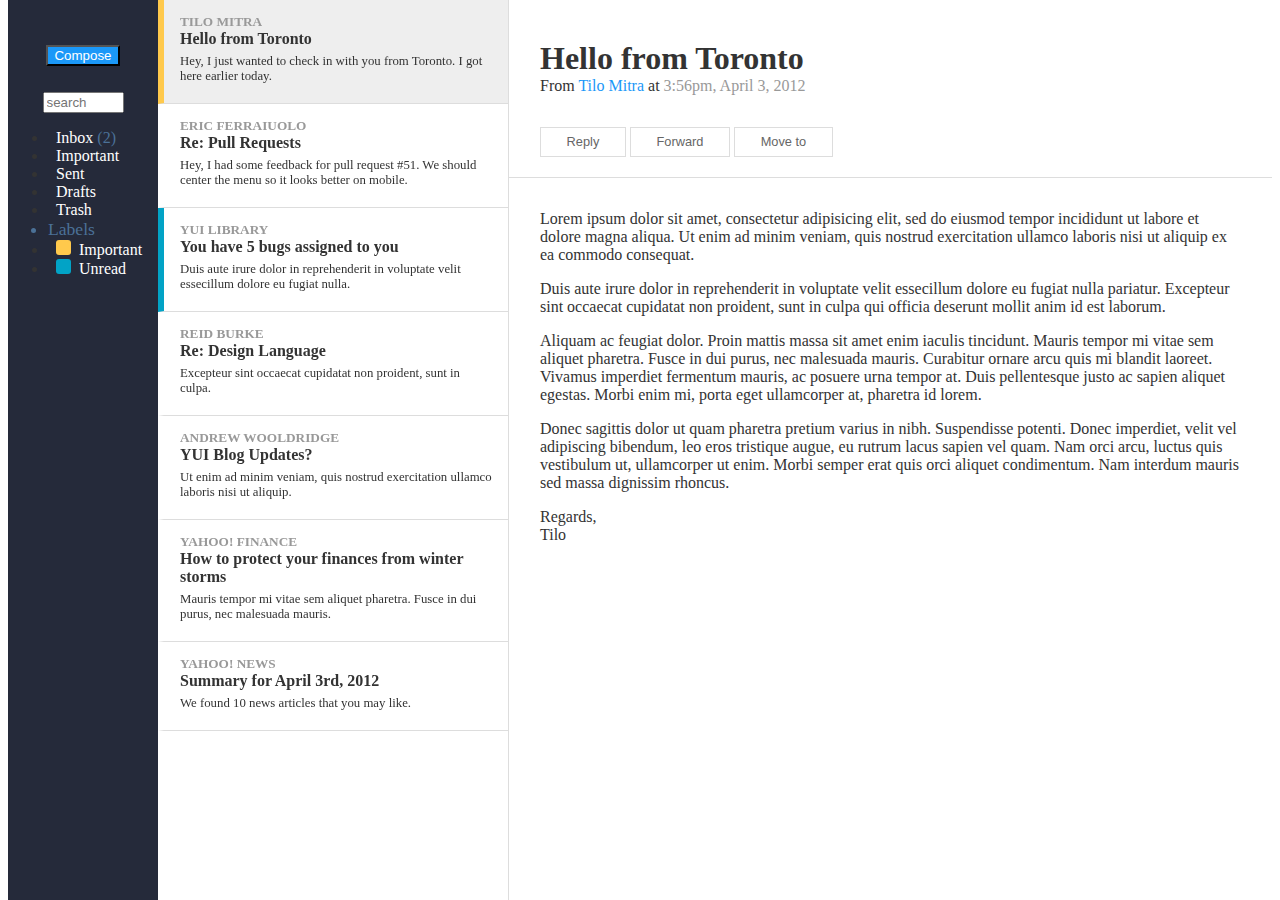
<file: app/email.html>
<!doctype html>
<html lang="en">
<head>
    <meta charset="utf-8">
    <meta name="viewport" content="width=device-width, initial-scale=1.0">
    <title>Alien Webmail</title>
    <link rel="stylesheet" href="http://yui.yahooapis.com/pure/0.2.0/pure-min.css">
    <link rel="stylesheet" href="email.css">
    <script src="http://ajax.googleapis.com/ajax/libs/jquery/1.10.1/jquery.min.js"</script>
    <script src="webmail.js"></script>
</head>
<body>

<div class="pure-g-r content" id="layout">
    <div class="pure-u" id="nav">
        <a href="#nav" class="nav-menu-button">Menu</a>

        <div class="nav-inner">
            <button class="pure-button primary-button" id="email-compose-button">Compose</button>

            <div class="pure-g" id="email-search">
                <form class="pure-form">
                    <input type="search" placeholder="search" size=7>
                </form>
            </div>

            <div class="pure-menu pure-menu-open">
                <ul>
                    <li><a href="#">Inbox <span class="email-count">(2)</span></a></li>
                    <li><a href="#">Important</a></li>
                    <li><a href="#">Sent</a></li>
                    <li><a href="#">Drafts</a></li>
                    <li><a href="#">Trash</a></li>
                    <li class="pure-menu-heading">Labels</li>
                    <li><a href="#"><span class="email-label-important"></span>Important</a></li>
                    <li><a href="#"><span class="email-label-unread"></span>Unread</a></li>
                </ul>
            </div>
        </div>
    </div>

    <div class="pure-u" id="list">
        <div class="content" id="email-browse">
            <div class="email-item email-item-selected email-item-important pure-g">
                <div class="pure-u-3-4">
                    <h5 class="email-name">Tilo Mitra</h5>
                    <h4 class="email-subject">Hello from Toronto</h4>
                    <p class="email-desc">
                        Hey, I just wanted to check in with you from Toronto. I got here earlier today.
                    </p>
                </div>
            </div>

            <div class="email-item pure-g">
                <div class="pure-u-3-4">
                    <h5 class="email-name">Eric Ferraiuolo</h5>
                    <h4 class="email-subject">Re: Pull Requests</h4>
                    <p class="email-desc">
                        Hey, I had some feedback for pull request #51. We should center the menu so it looks better on mobile.
                    </p>
                </div>
            </div>

            <div class="email-item email-item-unread pure-g">
                <div class="pure-u-3-4">
                    <h5 class="email-name">YUI Library</h5>
                    <h4 class="email-subject">You have 5 bugs assigned to you</h4>
                    <p class="email-desc">
                        Duis aute irure dolor in reprehenderit in voluptate velit essecillum dolore eu fugiat nulla.
                    </p>
                </div>
            </div>

            <div class="email-item pure-g">
                <div class="pure-u-3-4">
                    <h5 class="email-name">Reid Burke</h5>
                    <h4 class="email-subject">Re: Design Language</h4>
                    <p class="email-desc">
                        Excepteur sint occaecat cupidatat non proident, sunt in culpa.
                    </p>
                </div>
            </div>

            <div class="email-item pure-g">
                <div class="pure-u-3-4">
                    <h5 class="email-name">Andrew Wooldridge</h5>
                    <h4 class="email-subject">YUI Blog Updates?</h4>
                    <p class="email-desc">
                        Ut enim ad minim veniam, quis nostrud exercitation ullamco laboris nisi ut aliquip.
                    </p>
                </div>
            </div>

            <div class="email-item pure-g">
                <div class="pure-u-3-4">
                    <h5 class="email-name">Yahoo! Finance</h5>
                    <h4 class="email-subject">How to protect your finances from winter storms</h4>
                    <p class="email-desc">
                        Mauris tempor mi vitae sem aliquet pharetra. Fusce in dui purus, nec malesuada mauris.
                    </p>
                </div>
            </div>

            <div class="email-item pure-g">
                <div class="pure-u-3-4">
                    <h5 class="email-name">Yahoo! News</h5>
                    <h4 class="email-subject">Summary for April 3rd, 2012</h4>
                    <p class="email-desc">
                        We found 10 news articles that you may like.
                    </p>
                </div>
            </div>
        </div>
    </div>

    <div class="pure-u" id="main">
            <div class="email-content pure-g">
                <div class="email-content-header pure-g">
                    <div class="pure-u-1-2">
                        <h1 class="email-content-title">Hello from Toronto</h1>
                        <p class="email-content-subtitle">
                            From <a>Tilo Mitra</a> at <span>3:56pm, April 3, 2012</span>
                        </p>
                    </div>

                    <div class="pure-u-1-2 email-content-controls">
                        <button class="pure-button secondary-button">Reply</button>
                        <button class="pure-button secondary-button">Forward</button>
                        <button class="pure-button secondary-button">Move to</button>
                    </div>
                </div>

                <div class="email-content-body pure-u-1" id="message-body">
                    <p>
                        Lorem ipsum dolor sit amet, consectetur adipisicing elit, sed do eiusmod tempor incididunt ut labore et dolore magna aliqua. Ut enim ad minim veniam, quis nostrud exercitation ullamco laboris nisi ut aliquip ex ea commodo consequat.
                    </p>
                    <p>
                        Duis aute irure dolor in reprehenderit in voluptate velit essecillum dolore eu fugiat nulla pariatur. Excepteur sint occaecat cupidatat non proident, sunt in culpa qui officia deserunt mollit anim id est laborum.
                    </p>
                    <p>
                        Aliquam ac feugiat dolor. Proin mattis massa sit amet enim iaculis tincidunt. Mauris tempor mi vitae sem aliquet pharetra. Fusce in dui purus, nec malesuada mauris. Curabitur ornare arcu quis mi blandit laoreet. Vivamus imperdiet fermentum mauris, ac posuere urna tempor at. Duis pellentesque justo ac sapien aliquet egestas. Morbi enim mi, porta eget ullamcorper at, pharetra id lorem.
                    </p>
                    <p>
                        Donec sagittis dolor ut quam pharetra pretium varius in nibh. Suspendisse potenti. Donec imperdiet, velit vel adipiscing bibendum, leo eros tristique augue, eu rutrum lacus sapien vel quam. Nam orci arcu, luctus quis vestibulum ut, ullamcorper ut enim. Morbi semper erat quis orci aliquet condimentum. Nam interdum mauris sed massa dignissim rhoncus.
                    </p>
                    <p>
                        Regards,<br>
                        Tilo
                    </p>
                </div>
            </div>
        </div>
    </div>
</div>

<script>
$(".email-item").click(function (event) {
    $(".email-item-selected").removeClass('email-item-selected');
    $(this).addClass('email-item-selected');
    $("#message-body").html("Lorem ipsum dolor sit amet, consectetur adipisicing elit, sed do eiusmod tempor incididunt ut labore et dolore magna aliqua. Ut enim ad minim veniam, quis nostrud exercitation ullamco laboris nisi ut aliquip ex ea commodo consequat.");
});

$("#email-compose-button").click(function (event) {
    alert("Compose hit");
});
</script>
</body>
</html>
</file>
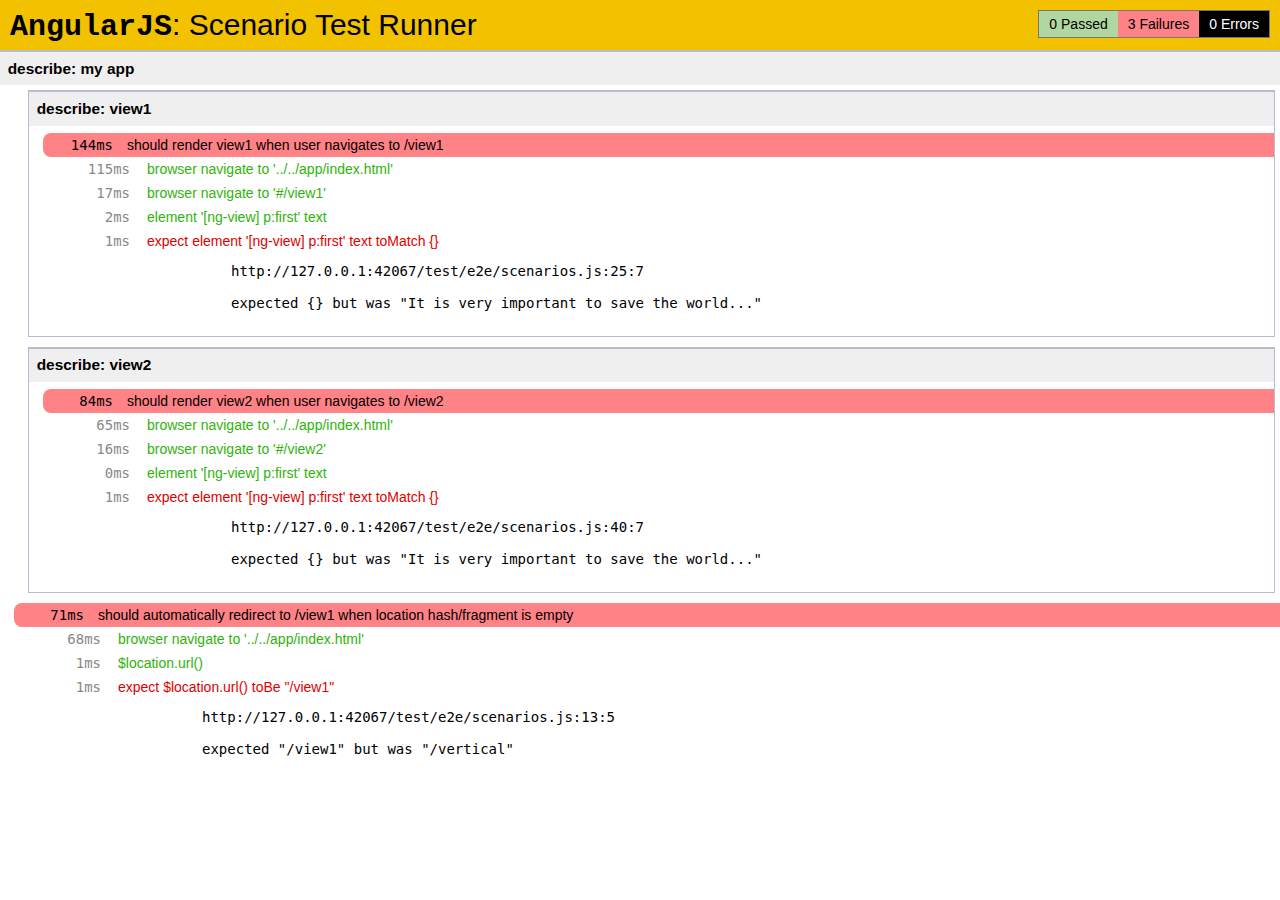
<file: test/e2e/runner.html>
<!doctype html>
<html lang="en">
  <head>
    <title>End2end Test Runner</title>
    <meta charset="utf-8">
    <script src="../lib/angular/angular-scenario.js" ng-autotest></script>
    <script src="scenarios.js"></script>
  </head>
  <body>
  </body>
</html>
</file>
<file: app/email.css>
body {
    color: #333;
}
a {
    text-decoration: none;
    color: #1b98f8;
}

/* LAYOUT CSS */
#layout {
    padding-left:500px; /* "left col (nav + list)" width */
    position: relative;
}

#nav, #list {
    top: 0;
    position: fixed;
    bottom: 0;
    overflow: auto;
}
#nav {
    margin-left:-500px; /* "left col (nav + list)" width */
    width:150px;
    background: rgb(37, 42, 58);
    text-align: center;
    padding: 2em 0;
}

#list {
    margin-left: -350px;
    width:350px;
    border-right: 1px solid #ddd;
}

#main {
    width: 100%;
}

#email-search {
    margin: 0.8em 0;
}

/* HELPER CLASSES */
.primary-button,
.secondary-button {
    -webkit-box-shadow: none;
    -moz-box-shadow: none;
    box-shadow: none;
}
.primary-button {
    color: #fff;
    background: #1b98f8;
    margin: 1em 0;
}
.secondary-button {
    background: #fff;
    border: 1px solid #ddd;
    color: #666;
    padding: 0.5em 2em;
    font-size: 80%;
}



/* Vertical Navigation Styles */
#nav .pure-menu {
    background: transparent;
    border: none;
    text-align: left;
}
    #nav .pure-menu a:hover,
    #nav .pure-menu a:focus {
        background: rgb(55, 60, 90);
    }
    #nav .pure-menu a {
        color: #fff;
        margin-left: 0.5em;
    }
    #nav .pure-menu-heading {
        border-bottom: none;
        font-size:110%;
        color: rgb(75, 113, 151);
    }

    #nav .nav-menu-button {
        display: none;
    }

    .email-count {
        color: rgb(75, 113, 151);
    }

    .email-label-important,
    .email-label-unread {
        width: 15px;
        height: 15px;
        display: inline-block;
        margin-right: 0.5em;
        border-radius: 3px;
    }
    .email-label-important {
        background: #ffc94c;
    }
    .email-label-unread {
        background: #02a3c6;
    }



/* Email Item Styles */
.email-item {
    padding: 0.9em 1em;
    border-bottom: 1px solid #ddd;
    border-left: 6px solid transparent;
}
    .email-avatar {
        border-radius: 3px;
        margin-right: 0.5em;
    }
    .email-name, .email-subject {
        margin: 0;
    }

    .email-name {
        text-transform: uppercase;
        color: #999;
    }

    .email-desc {
        font-size: 80%;
        margin: 0.4em 0;
    }
.email-item-selected {
    background: #eee;
}
.email-item-important {
    border-left: 6px solid #ffc94c;
}
.email-item-unread {
    border-left: 6px solid #02a3c6;
}

/* Email Content Styles */
.email-content-header, .email-content-body, .email-content-footer {
    padding: 1em 2em;
}
    .email-content-header {
        border-bottom: 1px solid #ddd;
    }

        .email-content-title {
            margin: 0.5em 0 0;
        }
        .email-content-subtitle {
            font-size: 1em;
            margin: 0;
            font-weight: normal;
        }
            .email-content-subtitle span {
                color: #999;
            }
    .email-content-controls {
        margin-top: 2em;
        text-align: left;
    }
        .email-content-controls .secondary-button {
            margin-bottom: 0.3em;
        }


.email-content-body .email-compose {
    width: 100%;
    height: 100%;
    white-space: pre;
}

@media (max-width: 867px) {

    #list, #main {
        width: auto;
    }
    #layout {
        padding-left: -150px;
    }
    #list {
        width: auto;
        height: 33%;
        border-bottom: 1px solid #ddd;
    }
    #main {
        position: fixed;
        top: 33%;
        right: 0;
        bottom: 0;
        left: 150px;
        overflow: auto;
        width: auto; /* so that it's not 100% */
    }
}

@media (max-width: 480px) {
    #layout, #nav, #list, #main {
        position: static;
        margin: 0;
        padding: 0;
    }
    #nav {
        width: 100%;
        height: 40px;
        position: relative;
    }
    #nav .nav-menu-button {
        display: block;
        top: 0.5em;
        right: 0.5em;
        position: absolute;
    }
    #nav.active {
        height: 80%;
    }
    .nav-inner {
        display: none;
    }
    #nav.active .nav-inner {
        display: block;
    }
    .email-avatar {
        width: 40px;
        height: 40px;
    }
}
</file>
